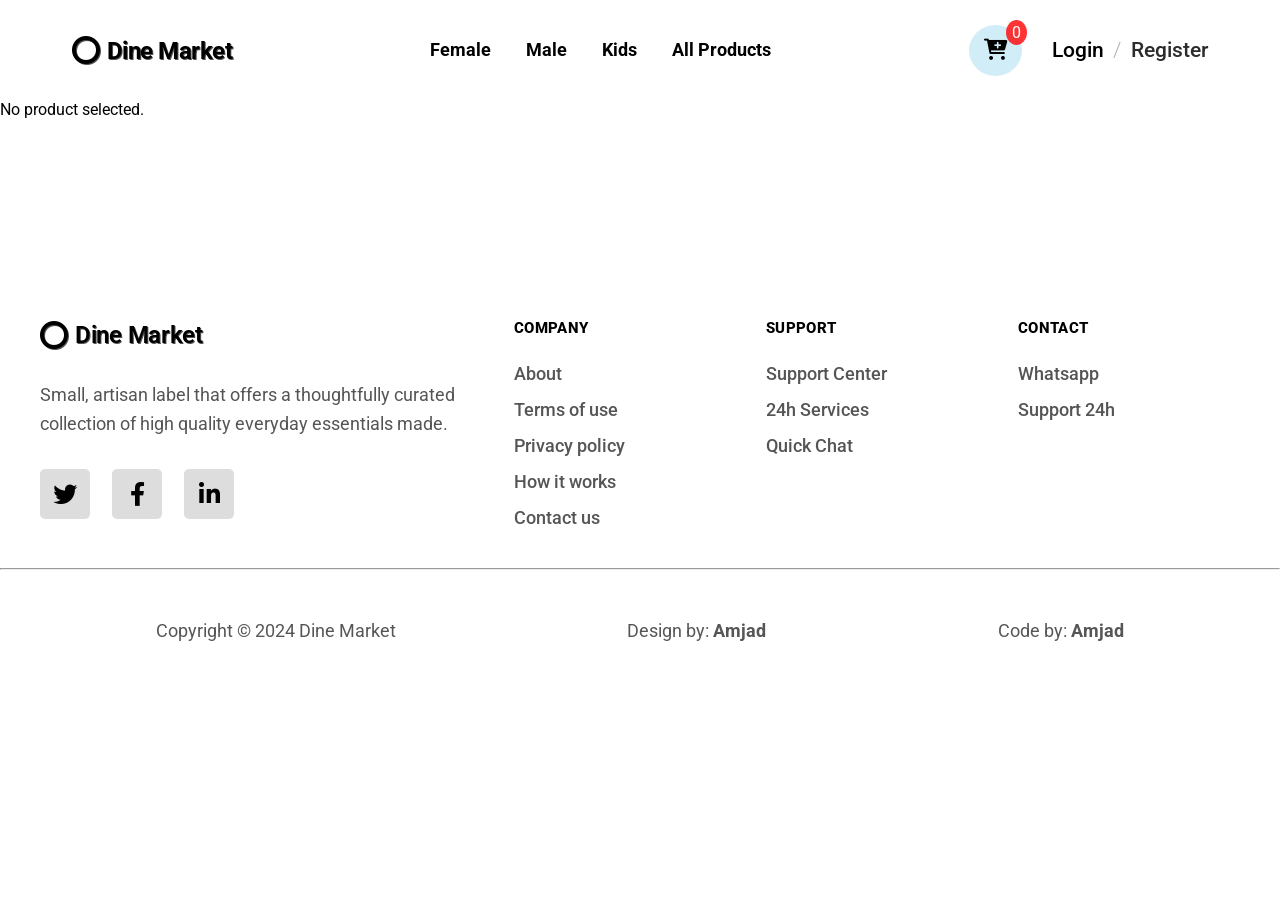
<file: pages/detail.html>
<!DOCTYPE html>
<html lang="en">
<head>
    <meta charset="UTF-8">
    <meta name="viewport" content="width=device-width, initial-scale=1.0">
    <title>Dine Market</title>
     <link rel="stylesheet" href="https://cdnjs.cloudflare.com/ajax/libs/font-awesome/6.0.0-beta3/css/all.min.css" />
    <link rel="stylesheet" href="../css/global.css">
    <link rel="stylesheet" href="../css/category.css">

</head>
<body>
       <!-- ====== NAVBAR ====== -->
    <section class="navabr-section">
        <nav class="navbar" role="navigation" aria-label="Main navigation">

            <!-- Logo -->
            <div class="brand">
                <i class="fa-solid fa-o"></i>
                <a href="/index.html">Dine Market</a>
            </div>

            <!-- Nav Links -->
            <ul class="nav-links" id="navLinks">
                <li><a href="/pages/female.html">Female</a></li>
                <li><a href="/pages/male.html">Male </a></li>
                <li><a href="/pages/kids.html">Kids </a></li>
                <li><a href="/pages/products.html">All Products </a></li>
                <!-- Login / Register -->
                <div class="auth auth-menu" style="margin-top: 30px;">
                    <span><a href="/pages/login.html" style="text-decoration: none; color: black;">Login</a></span>
                    <span class="divider">/</span>
                    <span><a href="/pages/SignUp.html" >Register </a></span>
                </div>
            </ul>

            <div style="display: flex; gap: 30px;">
                <!-- cart icon -->
                <div class="nav-cart" id="cart-button">
                    <i class="fa-solid fa-cart-plus"></i>
                    <span>0</span>
                </div>

                <!-- Login / Register -->
                <div class="auth">
                    <span><a href="/pages/login.html" style="text-decoration: none; color: black;">Login</a></span>
                    <span class="divider">/</span>
                    <span>Register</span>
                </div>
            </div>

            <!-- Mobile menu button -->
            <button class="hamburger" id="hamburger" aria-label="Toggle navigation menu" aria-expanded="false">
                <span></span>
                <span></span>
                <span></span>
            </button>



        </nav>
        <div class="cart-details" id="cart-details">
            <div class="top-cart-details">
                <h1>Your Cart</h1>
                <i class="fa-solid fa-x" id="cart-close"></i>
            </div>
            <div class="carts-product">
                <p>Your cart is empty</p>
            </div>
        </div>
    </section>
    
    <!-- female card section -->
    <section class="product-detail">
        
    </section>


    <!-- ====== FOOTER ====== -->
    <footer class="footer" style="margin-top: 200px;">
        <div class="footer-container">

            <!-- Brand -->
            <div class="footer-brand">
                <h2 class="brand-name brand"><i class="fa-solid fa-o"></i> Dine Market</h2>
                <p class="brand-desc">
                    Small, artisan label that offers a thoughtfully
                    curated collection of high quality everyday essentials
                    made.
                </p>
                <div class="brand-icons">
                    <a href="#"><i class="fa-brands fa-twitter"></i></a>
                    <a href="#"><i class="fa-brands fa-facebook-f"></i></a>
                    <a href="#"><i class="fa-brands fa-linkedin-in"></i></a>
                </div>
            </div>

            <!-- Company -->
            <div class="footer-col">
                <h3 class="col-title">Company</h3>
                <ul class="col-links">
                    <li><a href="/pages/about.html">About</a></li>
                    <li><a href="#">Terms of use</a></li>
                    <li><a href="#">Privacy policy</a></li>
                    <li><a href="#">How it works</a></li>
                    <li><a href="/pages/contact.html">Contact us</a></li>
                </ul>
            </div>

            <!-- Support -->
            <div class="footer-col">
                <h3 class="col-title">Support</h3>
                <ul class="col-links">
                    <li><a href="#">Support Center</a></li>
                    <li><a href="#">24h Services</a></li>
                    <li><a href="#">Quick Chat</a></li>
                </ul>
            </div>

            <!-- Contact -->
            <div class="footer-col">
                <h3 class="col-title">Contact</h3>
                <ul class="col-links">
                    <li><a href="#">Whatsapp</a></li>
                    <li><a href="#">Support 24h</a></li>
                </ul>
            </div>

        </div>
    </footer>
    <hr>

    <!-- copyright -->
    <div class="copyright">
        <p>Copyright © 2024 Dine Market</p>
        <p>Design by: <b>Amjad</b></p>
        <p>Code by: <b>Amjad</b></p>
    </div>

    <script src="../js/script.js"></script>
    <script src="../js/detail.js"></script>
</body>
</html>
</file>
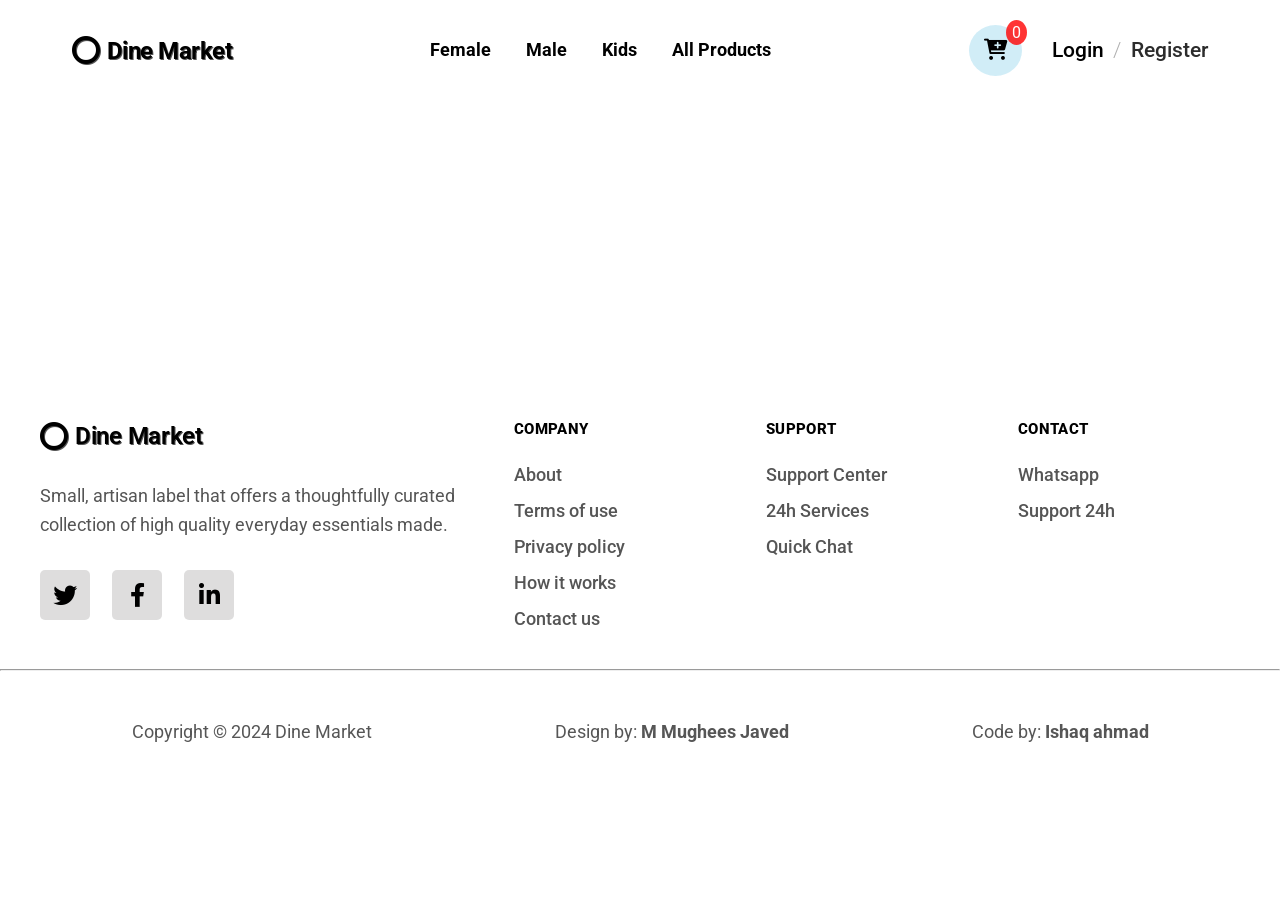
<file: pages/female.html>
<!DOCTYPE html>
<html lang="en">
  <head>
    <meta charset="UTF-8" />
    <meta name="viewport" content="width=device-width, initial-scale=1.0" />
    <title>Dine Market</title>
    <link
      rel="stylesheet"
      href="https://cdnjs.cloudflare.com/ajax/libs/font-awesome/6.0.0-beta3/css/all.min.css"
    />
    <link rel="stylesheet" href="../css/global.css" />
    <link rel="stylesheet" href="../css/male-female-all.css" />
  </head>
  <body>
    <section class="navabr-section">
      <nav class="navbar" role="navigation" aria-label="Main navigation">
        <!-- Logo -->
        <div class="brand">
          <i class="fa-solid fa-o"></i>
          <a href="/index.html">Dine Market</a>
        </div>

        <!-- Nav Links -->
        <ul class="nav-links" id="navLinks">
          <li><a href="/pages/female.html">Female</a></li>
          <li><a href="/pages/male.html">Male </a></li>
          <li><a href="/pages/kids.html">Kids </a></li>
          <li><a href="/pages/products.html">All Products </a></li>
          <!-- Login / Register -->
          <div class="auth auth-menu" style="margin-top: 30px">
            <span
              ><a
                href="/pages/login.html"
                style="text-decoration: none; color: black"
                >Login</a
              ></span
            >
            <span class="divider">/</span>
            <span><a href="/pages/SignUp.html">Register </a></span>
          </div>
        </ul>

        <div style="display: flex; gap: 30px">
          <!-- cart icon -->
          <div class="nav-cart" id="cart-button">
            <i class="fa-solid fa-cart-plus"></i>
            <span>0</span>
          </div>

          <!-- Login / Register -->
          <div class="auth">
            <span
              ><a
                href="/pages/login.html"
                style="text-decoration: none; color: black"
                >Login</a
              ></span
            >
            <span class="divider">/</span>
            <span>Register</span>
          </div>
        </div>

        <!-- Mobile menu button -->
        <button
          class="hamburger"
          id="hamburger"
          aria-label="Toggle navigation menu"
          aria-expanded="false"
        >
          <span></span>
          <span></span>
          <span></span>
        </button>
      </nav>
      <div class="cart-details" id="cart-details">
        <div class="top-cart-details">
          <h1>Your Cart</h1>
          <i class="fa-solid fa-x" id="cart-close"></i>
        </div>
        <div class="carts-product">
          <p>Your cart is empty</p>
        </div>
      </div>
    </section>

    <div id="main-container"></div>

    <!-- ====== FOOTER ====== -->
    <footer class="footer" style="margin-top: 200px">
      <div class="footer-container">
        <!-- Brand -->
        <div class="footer-brand">
          <h2 class="brand-name brand">
            <i class="fa-solid fa-o"></i> Dine Market
          </h2>
          <p class="brand-desc">
            Small, artisan label that offers a thoughtfully curated collection
            of high quality everyday essentials made.
          </p>
          <div class="brand-icons">
            <a href="#"><i class="fa-brands fa-twitter"></i></a>
            <a href="#"><i class="fa-brands fa-facebook-f"></i></a>
            <a href="#"><i class="fa-brands fa-linkedin-in"></i></a>
          </div>
        </div>

        <!-- Company -->
        <div class="footer-col">
          <h3 class="col-title">Company</h3>
          <ul class="col-links">
            <li><a href="#">About</a></li>
            <li><a href="#">Terms of use</a></li>
            <li><a href="#">Privacy policy</a></li>
            <li><a href="#">How it works</a></li>
            <li><a href="#">Contact us</a></li>
          </ul>
        </div>

        <!-- Support -->
        <div class="footer-col">
          <h3 class="col-title">Support</h3>
          <ul class="col-links">
            <li><a href="#">Support Center</a></li>
            <li><a href="#">24h Services</a></li>
            <li><a href="#">Quick Chat</a></li>
          </ul>
        </div>

        <!-- Contact -->
        <div class="footer-col">
          <h3 class="col-title">Contact</h3>
          <ul class="col-links">
            <li><a href="#">Whatsapp</a></li>
            <li><a href="#">Support 24h</a></li>
          </ul>
        </div>
      </div>
    </footer>
    <hr />

    <!-- copyright -->
    <div class="copyright">
      <p>Copyright © 2024 Dine Market</p>
      <p>Design by: <b>M Mughees Javed</b></p>
      <p>Code by: <b>Ishaq ahmad</b></p>
    </div>
    <script src="../js/male-female-all.js"></script>
  </body>
</html>
</file>
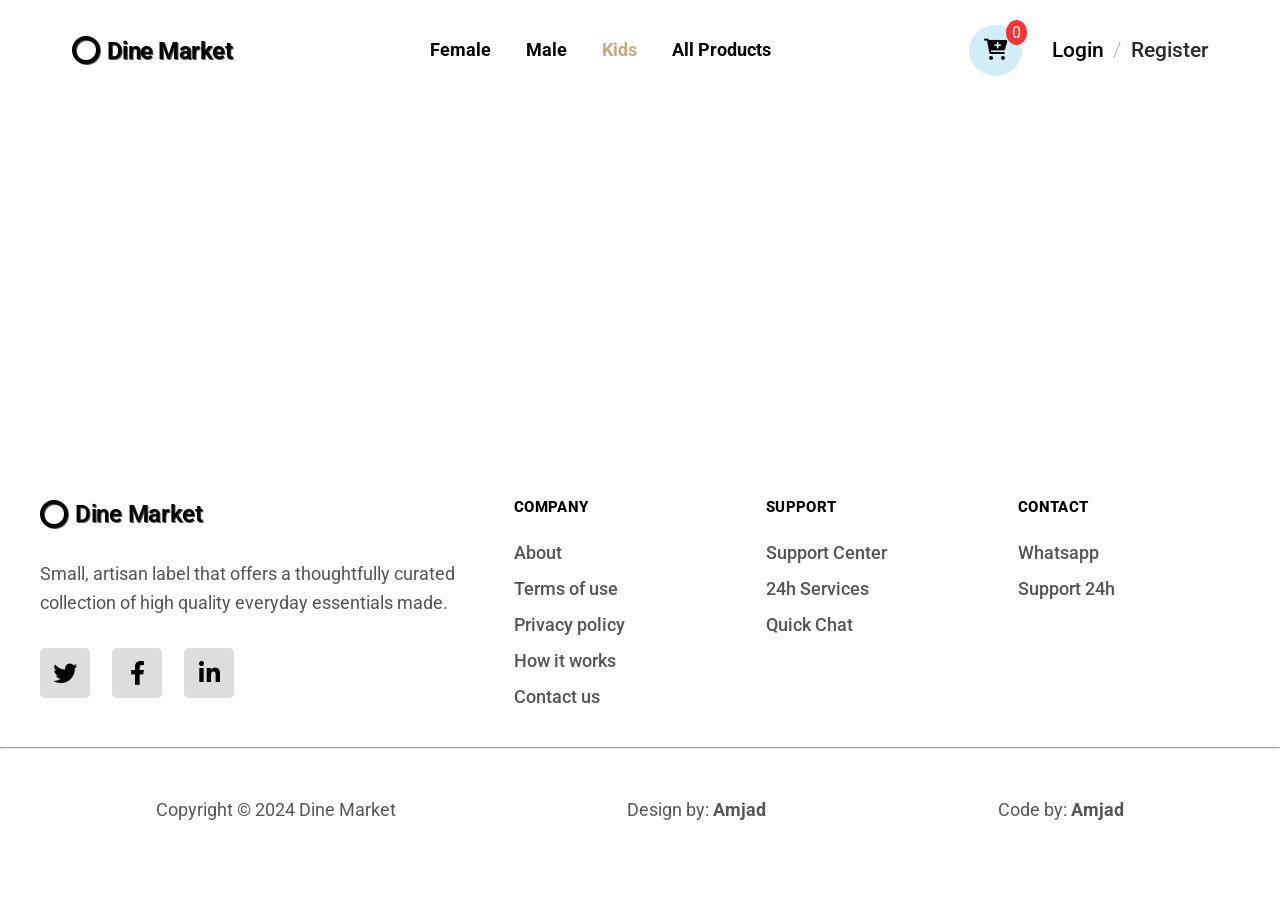
<file: pages/kids.html>
<!DOCTYPE html>
<html lang="en">
<head>
    <meta charset="UTF-8">
    <meta name="viewport" content="width=device-width, initial-scale=1.0">
    <title>Dine Market</title>
     <link rel="stylesheet" href="https://cdnjs.cloudflare.com/ajax/libs/font-awesome/6.0.0-beta3/css/all.min.css" />
    <link rel="stylesheet" href="../css/global.css">
    <link rel="stylesheet" href="../css/category.css">

</head>
<body>
       <!-- ====== NAVBAR ====== -->
    <section class="navabr-section">
        <nav class="navbar" role="navigation" aria-label="Main navigation">

            <!-- Logo -->
            <div class="brand">
                <i class="fa-solid fa-o"></i>
                <a href="/index.html">Dine Market</a>
            </div>

            <!-- Nav Links -->
            <ul class="nav-links" id="navLinks">
                <li><a href="/pages/female.html">Female</a></li>
                <li><a href="/pages/male.html">Male </a></li>
                <li><a href="/pages/kids.html" class="active">Kids </a></li>
                <li><a href="/pages/products.html">All Products </a></li>
                <!-- Login / Register -->
                <div class="auth auth-menu" style="margin-top: 30px;">
                    <span><a href="/pages/login.html" style="text-decoration: none; color: black;">Login</a></span>
                    <span class="divider">/</span>
                    <span><a href="/pages/SignUp.html"> Register</a></span>
                </div>
            </ul>

            <div style="display: flex; gap: 30px;">
                <!-- cart icon -->
                <div class="nav-cart" id="cart-button">
                    <i class="fa-solid fa-cart-plus"></i>
                    <span>0</span>
                </div>

                <!-- Login / Register -->
                <div class="auth">
                    <span><a href="/pages/login.html" style="text-decoration: none; color: black;">Login</a></span>
                    <span class="divider">/</span>
                    <span>Register</span>
                </div>
            </div>

            <!-- Mobile menu button -->
            <button class="hamburger" id="hamburger" aria-label="Toggle navigation menu" aria-expanded="false">
                <span></span>
                <span></span>
                <span></span>
            </button>



        </nav>
        <div class="cart-details" id="cart-details">
            <div class="top-cart-details">
                <h1>Your Cart</h1>
                <i class="fa-solid fa-x" id="cart-close"></i>
            </div>
            <div class="carts-product">
                <p>Your cart is empty</p>
            </div>
        </div>
    </section>
    <!-- female card section -->
    <section class="content-card">
        
    </section>

    <!-- ====== FOOTER ====== -->
    <footer class="footer" style="margin-top: 200px;">
        <div class="footer-container">

            <!-- Brand -->
            <div class="footer-brand">
                <h2 class="brand-name brand"><i class="fa-solid fa-o"></i> Dine Market</h2>
                <p class="brand-desc">
                    Small, artisan label that offers a thoughtfully
                    curated collection of high quality everyday essentials
                    made.
                </p>
                <div class="brand-icons">
                    <a href="#"><i class="fa-brands fa-twitter"></i></a>
                    <a href="#"><i class="fa-brands fa-facebook-f"></i></a>
                    <a href="#"><i class="fa-brands fa-linkedin-in"></i></a>
                </div>
            </div>

            <!-- Company -->
            <div class="footer-col">
                <h3 class="col-title">Company</h3>
                <ul class="col-links">
                    <li><a href="/pages/about.html">About</a></li>
                    <li><a href="#">Terms of use</a></li>
                    <li><a href="#">Privacy policy</a></li>
                    <li><a href="#">How it works</a></li>
                    <li><a href="/pages/contact.html">Contact us</a></li>
                </ul>
            </div>

            <!-- Support -->
            <div class="footer-col">
                <h3 class="col-title">Support</h3>
                <ul class="col-links">
                    <li><a href="#">Support Center</a></li>
                    <li><a href="#">24h Services</a></li>
                    <li><a href="#">Quick Chat</a></li>
                </ul>
            </div>

            <!-- Contact -->
            <div class="footer-col">
                <h3 class="col-title">Contact</h3>
                <ul class="col-links">
                    <li><a href="#">Whatsapp</a></li>
                    <li><a href="#">Support 24h</a></li>
                </ul>
            </div>

        </div>
    </footer>
    <hr>

    <!-- copyright -->
    <div class="copyright">
        <p>Copyright © 2024 Dine Market</p>
        <p>Design by: <b>Amjad</b></p>
        <p>Code by: <b>Amjad</b></p>
    </div>
    
    <script src="../js/script.js"></script>
    <script src="../js/kids.js"></script>
</body>
</html>
</file>
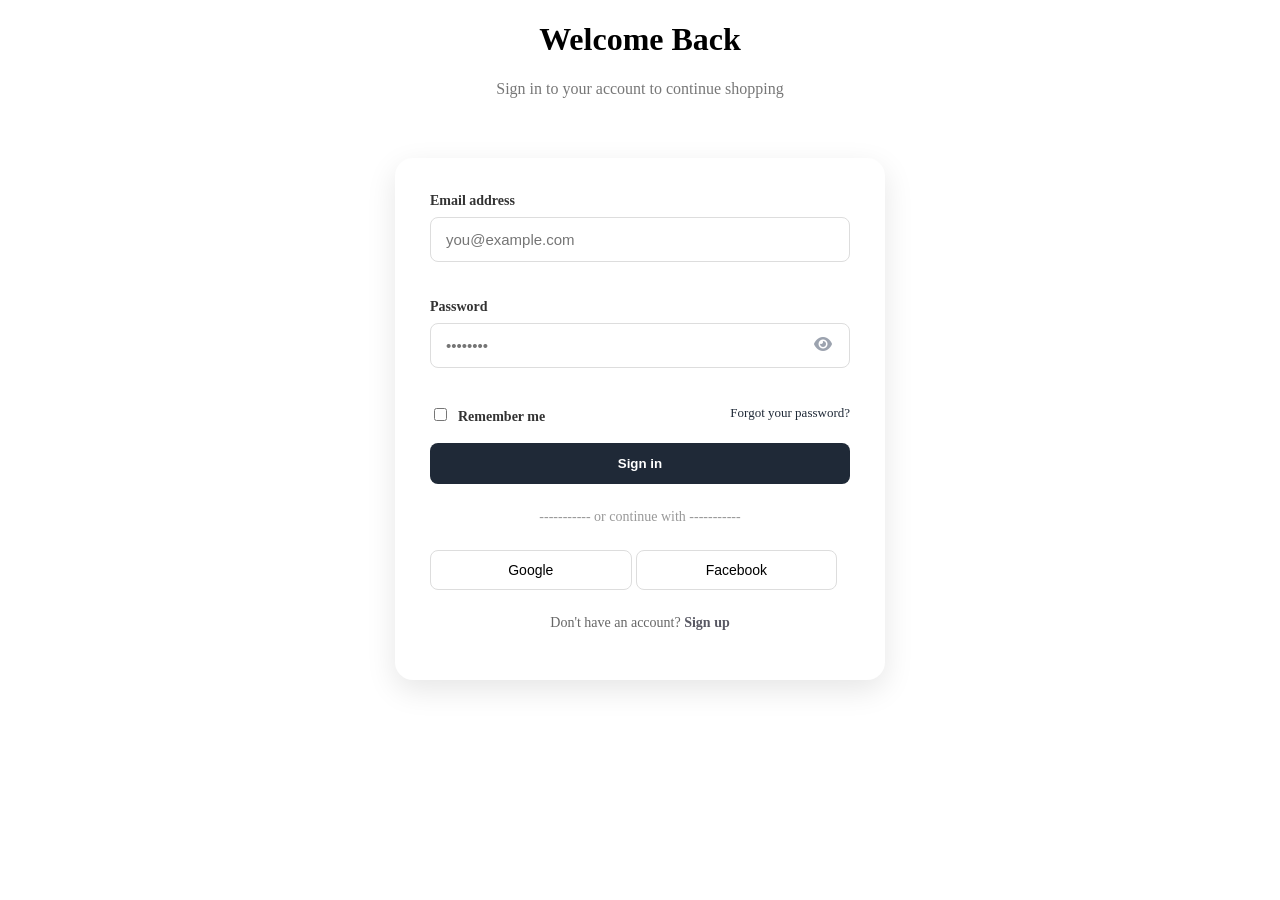
<file: pages/login.html>
<!DOCTYPE html>
<html lang="en">
<head>
    <meta charset="UTF-8">
    <meta name="viewport" content="width=device-width, initial-scale=1.0">
    <title>login page</title>
    <link rel="stylesheet" href="../css/login.css">
    <link rel="stylesheet"
      href="https://cdnjs.cloudflare.com/ajax/libs/font-awesome/6.0.0-beta3/css/all.min.css">
      
</head>

<body>
   <div class="login-hedr">
 <h1>Welcome Back</h1>
  <p class="login-subtitle">Sign in to your account to continue shopping</p>
</div>

   <form class="login-form" id="loginForm">

    <!-- Email -->
    <label for="email">Email address</label>

    <input
        type="email"
        name="email"
        id="email"
        placeholder="you@example.com"
    >

    <span class="error-message" id="emailError"></span>


    <!-- Password -->
    <label for="password">Password</label>

    <div class="password-wrapper">

        <input
            type="password"
            id="password"
            name="password"
            placeholder="••••••••"
        >

        <button
            type="button"
            id="togglePassword"
            class="password-toggle"
        >
            <i class="fa-solid fa-eye"></i>
        </button>

    </div>

    <span class="error-message" id="passwordError"></span>


    <!-- Remember -->
    <div class="remember">

        <input type="checkbox" id="remember">

        <label for="remember">
            Remember me
        </label>

        <a href="#" class="forgot-password">
            Forgot your password?
        </a>

    </div>


    <br>


    <!-- Sign in -->
    <button type="submit" class="signin-btn">
        Sign in
    </button>


    <!-- OR -->
    <p class="or">
        ----------- or continue with -----------
    </p>


    <!-- Social buttons -->
    <button type="button" class="social-btn">
        Google
    </button>

    <button type="button" class="social-btn">
        Facebook
    </button>


    <!-- Signup -->
    <p class="signup">
        Don't have an account?
        <a href="/pages/SignUp.html">Sign up</a>
    </p>

</form>

<script>
    const password = document.getElementById("password");
    const togglePassword = document.getElementById("togglePassword");

    togglePassword.addEventListener("click", function () {

        if (password.type === "password") {
            password.type = "text";

            this.innerHTML = '<i class="fa-solid fa-eye-slash"></i>';
        } else {
            password.type = "password";

            this.innerHTML = '<i class="fa-solid fa-eye"></i>';
        }

    });

    
  /*========this is the message show Email require and password is requies==========*/
const loginForm = document.getElementById("loginForm");

loginForm.addEventListener("submit", function (e) {

    e.preventDefault();

    const email = document.getElementById("email");
    const password = document.getElementById("password");

    const emailError = document.getElementById("emailError");
    const passwordError = document.getElementById("passwordError");

    // Clear previous errors
    emailError.textContent = "";
    passwordError.textContent = "";

    email.classList.remove("error");
    password.classList.remove("error");

    let isValid = true;

    // Email validation
    if (email.value.trim() === "") {
        emailError.textContent = "Email is required";
        email.classList.add("error");
        isValid = false;
    }

    // Password validation
    if (password.value.trim() === "") {
        passwordError.textContent = "Password is required";
        password.classList.add("error");
        isValid = false;
    }

    // If everything is valid
    if (isValid) {
        console.log("Login successful");
        
        // Later you can send the data to your backend here
    }
});

</script>
</body>
</html>
</file>
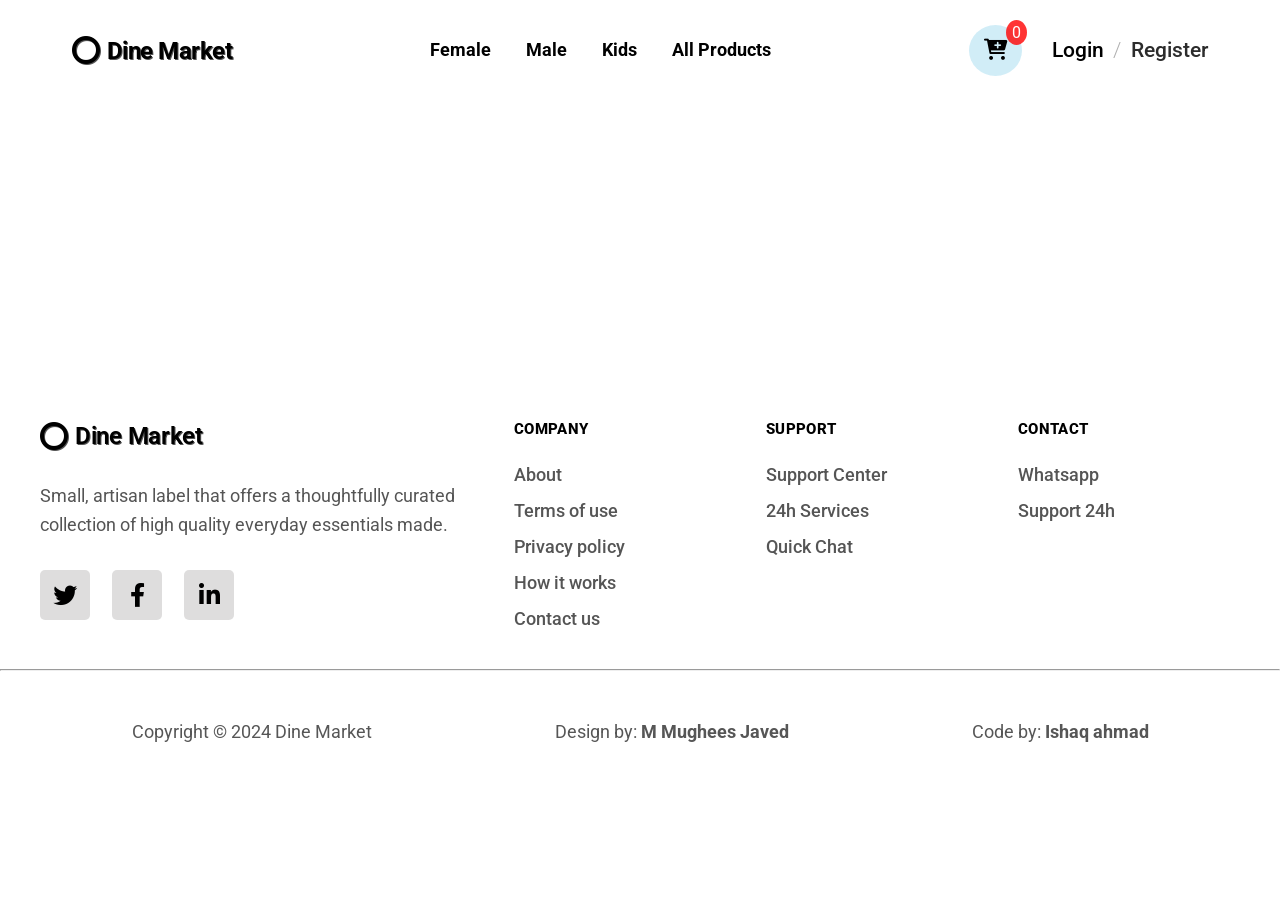
<file: pages/male.html>
<!DOCTYPE html>
<html lang="en">
  <head>
    <meta charset="UTF-8" />
    <meta name="viewport" content="width=device-width, initial-scale=1.0" />
    <title>Dine Market</title>
    <link
      rel="stylesheet"
      href="https://cdnjs.cloudflare.com/ajax/libs/font-awesome/6.0.0-beta3/css/all.min.css"
    />
    <link rel="stylesheet" href="../css/global.css" />
    <link rel="stylesheet" href="../css/male-female-all.css" />
  </head>
  <body>
    <section class="navabr-section">
      <nav class="navbar" role="navigation" aria-label="Main navigation">
        <!-- Logo -->
        <div class="brand">
          <i class="fa-solid fa-o"></i>
          <a href="/index.html">Dine Market</a>
        </div>

        <!-- Nav Links -->
        <ul class="nav-links" id="navLinks">
          <li><a href="/pages/female.html">Female</a></li>
          <li><a href="/pages/male.html">Male </a></li>
          <li><a href="/pages/kids.html">Kids </a></li>
          <li><a href="/pages/products.html">All Products </a></li>
          <!-- Login / Register -->
          <div class="auth auth-menu" style="margin-top: 30px">
            <span
              ><a
                href="/pages/login.html"
                style="text-decoration: none; color: black"
                >Login</a
              ></span
            >
            <span class="divider">/</span>
            <span><a href="/pages/SignUp.html">Register </a></span>
          </div>
        </ul>

        <div style="display: flex; gap: 30px">
          <!-- cart icon -->
          <div class="nav-cart" id="cart-button">
            <i class="fa-solid fa-cart-plus"></i>
            <span>0</span>
          </div>

          <!-- Login / Register -->
          <div class="auth">
            <span
              ><a
                href="/pages/login.html"
                style="text-decoration: none; color: black"
                >Login</a
              ></span
            >
            <span class="divider">/</span>
            <span>Register</span>
          </div>
        </div>

        <!-- Mobile menu button -->
        <button
          class="hamburger"
          id="hamburger"
          aria-label="Toggle navigation menu"
          aria-expanded="false"
        >
          <span></span>
          <span></span>
          <span></span>
        </button>
      </nav>
      <div class="cart-details" id="cart-details">
        <div class="top-cart-details">
          <h1>Your Cart</h1>
          <i class="fa-solid fa-x" id="cart-close"></i>
        </div>
        <div class="carts-product">
          <p>Your cart is empty</p>
        </div>
      </div>
    </section>
    <!-- --------- we declare empty div the data come from javascript -------- -->
    <div id="main-container"></div>

    <!-- ====== FOOTER ====== -->
    <footer class="footer" style="margin-top: 200px">
      <div class="footer-container">
        <!-- Brand -->
        <div class="footer-brand">
          <h2 class="brand-name brand">
            <i class="fa-solid fa-o"></i> Dine Market
          </h2>
          <p class="brand-desc">
            Small, artisan label that offers a thoughtfully curated collection
            of high quality everyday essentials made.
          </p>
          <div class="brand-icons">
            <a href="#"><i class="fa-brands fa-twitter"></i></a>
            <a href="#"><i class="fa-brands fa-facebook-f"></i></a>
            <a href="#"><i class="fa-brands fa-linkedin-in"></i></a>
          </div>
        </div>

        <!-- Company -->
        <div class="footer-col">
          <h3 class="col-title">Company</h3>
          <ul class="col-links">
            <li><a href="#">About</a></li>
            <li><a href="#">Terms of use</a></li>
            <li><a href="#">Privacy policy</a></li>
            <li><a href="#">How it works</a></li>
            <li><a href="#">Contact us</a></li>
          </ul>
        </div>

        <!-- Support -->
        <div class="footer-col">
          <h3 class="col-title">Support</h3>
          <ul class="col-links">
            <li><a href="#">Support Center</a></li>
            <li><a href="#">24h Services</a></li>
            <li><a href="#">Quick Chat</a></li>
          </ul>
        </div>

        <!-- Contact -->
        <div class="footer-col">
          <h3 class="col-title">Contact</h3>
          <ul class="col-links">
            <li><a href="#">Whatsapp</a></li>
            <li><a href="#">Support 24h</a></li>
          </ul>
        </div>
      </div>
    </footer>
    <hr />

    <!-- copyright -->
    <div class="copyright">
      <p>Copyright © 2024 Dine Market</p>
      <p>Design by: <b>M Mughees Javed</b></p>
      <p>Code by: <b>Ishaq ahmad</b></p>
    </div>
    <script src="../js/male-female-all.js"></script>
  </body>
</html>
</file>
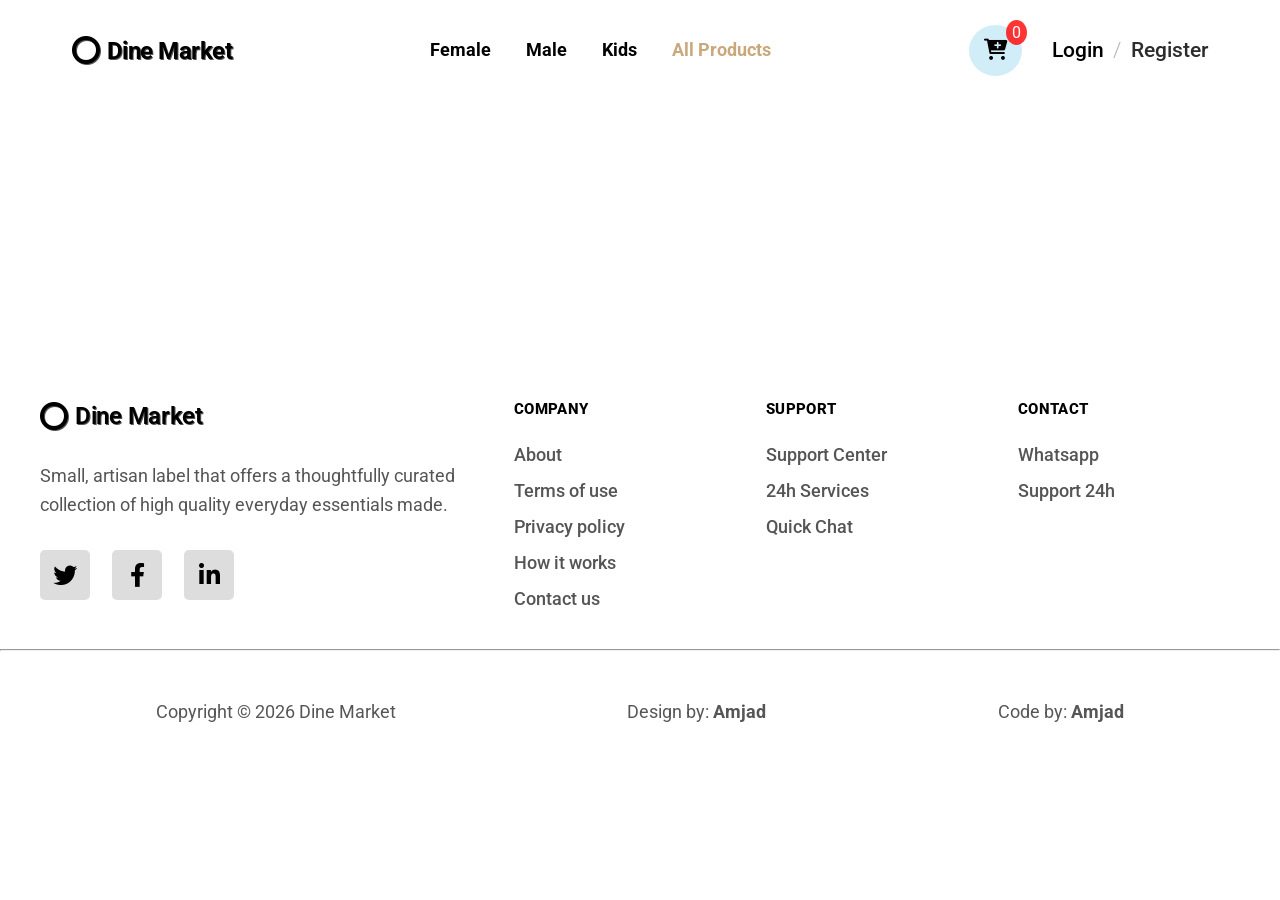
<file: pages/products.html>
<!DOCTYPE html>
<html lang="en">
<head>
    <meta charset="UTF-8">
    <meta name="viewport" content="width=device-width, initial-scale=1.0">
    <title>Dine Market</title>
     <link rel="stylesheet" href="https://cdnjs.cloudflare.com/ajax/libs/font-awesome/6.0.0-beta3/css/all.min.css" />
    <link rel="stylesheet" href="../css/global.css">

    <style>
        .all-product-section {
            max-width: 1200px;
            margin: 100px auto;
            display: flex;
            flex-wrap: wrap;
            gap: 60px;
            justify-content: center;
            
        }

        .all-product-section a {
            display: flex;
            flex-direction: column;
            gap: 10px;
            max-width: 250px;
            min-width: 200px;
            width: 100%;
            text-decoration: none;
            transition: all;
            transition-duration: 0.6s;
        }

        .all-product-section .product-image {
            background-color: #f3efee;
            display: flex;
            justify-content: center;
            padding: 50px 50px;
            border-radius: 30px 0 30px 0;
        }

        .product-text-card {
            display: flex;
            flex-direction: column;
            gap: 10px;
            margin-top: 15px;
        }

        .all-product-section a:hover {
            color: black;
            transform: scale(1.1);
        }


    </style>

</head>
<body>
        <!-- ====== NAVBAR ====== -->
    <section class="navabr-section">
        <nav class="navbar" role="navigation" aria-label="Main navigation">

            <!-- Logo -->
            <div class="brand">
                
                <i class="fa-solid fa-o"></i>
                <a href="/index.html">Dine Market
                </a>
            </div>

            <!-- Nav Links -->
            <ul class="nav-links" id="navLinks">
                <li><a href="/pages/female.html">Female</a></li>
                <li><a href="/pages/male.html">Male </a></li>
                <li><a href="/pages/kids.html">Kids </a></li>
                <li><a href="/pages/products.html" class="active">All Products </a></li>
                <!-- Login / Register -->
                <div class="auth auth-menu" style="margin-top: 30px;">
                    <span><a href="/pages/login.html" style="text-decoration: none; color: black;">Login</a></span>
                    <span class="divider">/</span>
                    <span><a href="/pages/SignUp.html">Register</a></span>
                </div>
            </ul>

            <div style="display: flex; gap: 30px;">
                <!-- cart icon -->
                <div class="nav-cart" id="cart-button">
                    <i class="fa-solid fa-cart-plus"></i>
                    <span>0</span>
                </div>

                <!-- Login / Register -->
                <div class="auth">
                    <span><a href="/pages/login.html" style="text-decoration: none; color: black;">Login</a></span>
                    <span class="divider">/</span>
                    <span>Register</span>
                </div>
            </div>

            <!-- Mobile menu button -->
            <button class="hamburger" id="hamburger" aria-label="Toggle navigation menu" aria-expanded="false">
                <span></span>
                <span></span>
                <span></span>
            </button>



        </nav>
        <div class="cart-details" id="cart-details">
            <div class="top-cart-details">
                <h1>Your Cart</h1>
                <i class="fa-solid fa-x" id="cart-close"></i>
            </div>
            <div class="carts-product">
                <p>Your cart is empty</p>
            </div>
        </div>
    </section>


    <!-- female card section -->
    <section class="all-product-section">
    
    </section>

    <!-- ====== FOOTER ====== -->
    <footer class="footer" style="margin-top: 200px;">
        <div class="footer-container">

            <!-- Brand -->
            <div class="footer-brand">
                <h2 class="brand-name brand"><i class="fa-solid fa-o"></i> Dine Market</h2>
                <p class="brand-desc">
                    Small, artisan label that offers a thoughtfully
                    curated collection of high quality everyday essentials
                    made.
                </p>
                <div class="brand-icons">
                    <a href="#"><i class="fa-brands fa-twitter"></i></a>
                    <a href="#"><i class="fa-brands fa-facebook-f"></i></a>
                    <a href="#"><i class="fa-brands fa-linkedin-in"></i></a>
                </div>
            </div>

            <!-- Company -->
            <div class="footer-col">
                <h3 class="col-title">Company</h3>
                <ul class="col-links">
                    <li><a href="/pages/about.html">About</a></li>
                    <li><a href="#">Terms of use</a></li>
                    <li><a href="#">Privacy policy</a></li>
                    <li><a href="#">How it works</a></li>
                    <li><a href="/pages/contact.html">Contact us</a></li>
                </ul>
            </div>

            <!-- Support -->
            <div class="footer-col">
                <h3 class="col-title">Support</h3>
                <ul class="col-links">
                    <li><a href="#">Support Center</a></li>
                    <li><a href="#">24h Services</a></li>
                    <li><a href="#">Quick Chat</a></li>
                </ul>
            </div>

            <!-- Contact -->
            <div class="footer-col">
                <h3 class="col-title">Contact</h3>
                <ul class="col-links">
                    <li><a href="#">Whatsapp</a></li>
                    <li><a href="#">Support 24h</a></li>
                </ul>
            </div>

        </div>
    </footer>
    <hr>

    <!-- copyright -->
    <div class="copyright">
        <p>Copyright © 2026 Dine Market</p>
        <p>Design by: <b>Amjad</b></p>
        <p>Code by: <b>Amjad</b></p>
    </div>
    
    <script src="../js/script.js"></script>
    <script src="../js/allproducts.js"></script>
</body>
</html>
</file>
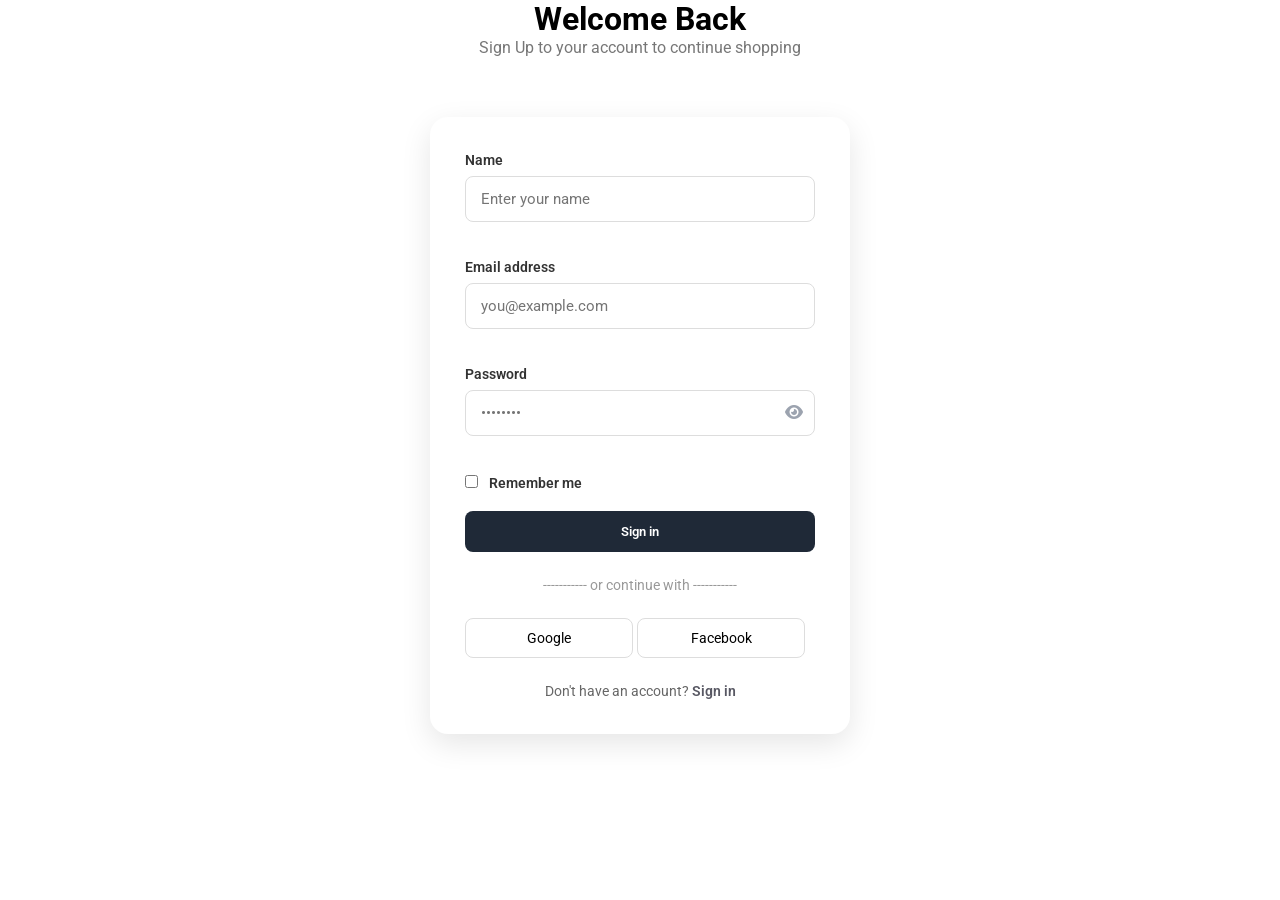
<file: pages/SignUp.html>
<!DOCTYPE html>
<html lang="en">
<head>
    <meta charset="UTF-8">
    <meta name="viewport" content="width=device-width, initial-scale=1.0">
    <title>Signup Page</title>
    <link rel="stylesheet" href="../css/login.css">
    <link rel="stylesheet" href="../css/global.css">
    <link rel="stylesheet" href="https://cdnjs.cloudflare.com/ajax/libs/font-awesome/6.0.0-beta3/css/all.min.css" />
</head>
<body>
        <div class="login-hedr">
 <h1>Welcome Back</h1>
  <p class="login-subtitle">Sign Up to your account to continue shopping</p>
</div>

   <form class="login-form" id="loginForm">

    <!-- ======= Name =========== -->
     <label for="name">Name</label>
     <input 
     type="text" 
     name="name" 
     id="name"
     placeholder="Enter your name">
     <span class="error-message" id="nameError"></span>

    <!-- Email -->
    <label for="email">Email address</label>

    <input
        type="email"
        name="email"
        id="email"
        placeholder="you@example.com"
    >

    <span class="error-message" id="emailError"></span>


    <!-- Password -->
    <label for="password">Password</label>

    <div class="password-wrapper">

        <input
            type="password"
            id="password"
            name="password"
            placeholder="••••••••"
        >

        <button
            type="button"
            id="togglePassword"
            class="password-toggle"
        >
            <i class="fa-solid fa-eye"></i>
        </button>

    </div>

    <span class="error-message" id="passwordError"></span>


    <!-- Remember -->
    <div class="remember">

        <input type="checkbox" id="remember">

        <label for="remember">
            Remember me
        </label>


    </div>


    <br>


    <!-- Sign in -->
    <button type="submit" class="signin-btn">
        Sign in
    </button>


    <!-- OR -->
    <p class="or">
        ----------- or continue with -----------
    </p>


    <!-- Social buttons -->
    <button type="button" class="social-btn">
        Google
    </button>

    <button type="button" class="social-btn">
        Facebook
    </button>


    <!-- Signup -->
    <p class="signup">
        Don't have an account?
        <a href="/pages/login.html">Sign in</a>
    </p>

</form>

<script>
    const password = document.getElementById("password");
    const togglePassword = document.getElementById("togglePassword");

    togglePassword.addEventListener("click", function () {

        if (password.type === "password") {
            password.type = "text";

            this.innerHTML = '<i class="fa-solid fa-eye-slash"></i>';
        } else {
            password.type = "password";

            this.innerHTML = '<i class="fa-solid fa-eye"></i>';
        }

    });

    
  /*========this is the message show Email require and password is requies==========*/
const loginForm = document.getElementById("loginForm");

loginForm.addEventListener("submit", function (e) {

    e.preventDefault();

    const name = document.getElementById("name");
    const email = document.getElementById("email");
    const password = document.getElementById("password");
    

    const nameError = document.getElementById("nameError");
    const emailError = document.getElementById("emailError");
    const passwordError = document.getElementById("passwordError");

    // Clear previous errors
    nameError.textContent= "";
    emailError.textContent = "";
    passwordError.textContent = "";

    name.classList.remove("error");
    email.classList.remove("error");
    password.classList.remove("error");

    let isValid = true;

    //Name validation
    if(name.value.trim() === ""){
        nameError.textContent= "Name is required";
        name.classList.add("error");
        isValid = false;
    }

    // Email validation
    if (email.value.trim() === "") {
        emailError.textContent = "Email is required";
        email.classList.add("error");
        isValid = false;
    }

    // Password validation
    if (password.value.trim() === "") {
        passwordError.textContent = "Password is required";
        password.classList.add("error");
        isValid = false;
    }

    // If everything is valid
    if (isValid) {
        console.log("Login successful");
        
        // Later you can send the data to your backend here
    }
});

</script>
</body>
</html>
</file>
<file: css/global.css>
@import url('https://fonts.googleapis.com/css2?family=Roboto:ital,wght@0,100..900;1,100..900&display=swap');

:root {
    --black-color: #000000;
    --white-color: #ffffff;
    --gray-color:  #555;
    --shadow-small: 0 1px 2px 0 rgba(0, 0, 0, 0.05);
    --shadow-medium: 0 4px 6px -1px rgba(0, 0, 0, 0.1),0 2px 4px -2px rgba(0, 0, 0, 0.1);
    --shadow-large: 0 10px 15px -3px rgba(0, 0, 0, 0.1),0 4px 6px -4px rgba(0, 0, 0, 0.1);
}

* {
  font-family: "Roboto", sans-serif;
  font-optical-sizing: auto;
  box-sizing: border-box;
  margin: 0;
  padding: 0;
}

body {
    background: var(--white-color);
    min-height: 100vh;
}

a {
    text-decoration: none;
    color: #000000;
}

a:hover {
    color: #c9a87c;
}

.active {
    color: #c9a87c;
}


 /* navbar sectin  */

 

.navbar {
    max-width: 1200px;
    width: 100%;
    margin: 0 auto;
    padding: 0 2rem;
    background: var(--white-color);
    /* box-shadow: 0 2px 12px rgba(0, 0, 0, 0.06); */
    border-radius: 12px;
    display: flex;
    align-items: center;
    justify-content: space-between;
    height: 100px;
    position: relative;
    transition: all 0.3s ease;
    z-index: 100;
}

.brand {
    display: flex;
    align-items: center;
    gap: 0.4rem;
    font-size: calc(18px + 0.5vw);
    font-weight: 700;
    color: #1e1e1e;
    letter-spacing: -0.5px;
    flex-shrink: 0;
    cursor: default;
    white-space: nowrap;
    text-shadow: 1px 1px var(--gray-color);
}

.brand i {
    color: var(--black-color);
    font-size: 2rem;
}

.nav-links {
    display: flex;
    align-items: center;
    gap: 2.2rem;
    list-style: none;
    font-weight: 700;
    font-size: clamp(0.875rem, 0.8rem + 0.4vw, 3.5rem);
    color: #2c2c2c;
    transition: all 0.3s ease;
}

.nav-links li {
    cursor: pointer;
    padding: 0.3rem 0;
    border-bottom: 2px solid transparent;
    transition: border-color 0.25s ease, color 0.25s ease;

}

.nav-links li:hover {
    color: #c9a96e;
    border-bottom-color: #c9a96e;
}

.nav-links li.active {
    color: var(--gray-color);
    border-bottom-color: var(--gray-color);
}

.nav-cart {
    position: relative;
    background-color: rgba(135, 207, 235, 0.384);
    max-width: fit-content;
    padding: 15px;
    border-radius: 50%;
}

.nav-cart i {
    font-size: 1.3rem;
}

.nav-cart span {
    position: absolute;
    top: -5px;
    right: -5px;
    background-color: rgba(255, 0, 0, 0.795);
    color: var(--white-color);
    padding: 3px 6px;
    border-radius: 50%;
}

        /* ---------- LOGIN / REGISTER ---------- */
.auth {
    display: flex;
    align-items: center;
    gap: 0.6rem;
    font-weight: 500;
    font-size: 1.3rem;
    color: #2c2c2c;
    flex-shrink: 0;
    cursor: default;
}

.auth i {
    color: #c9a96e;
    font-size: 1.1rem;
}

.auth span {
    cursor: pointer;
    transition: color 0.25s ease;
}

.auth span:hover {
    color: #c9a96e;
}

.auth .divider {
    color: #b0b0b0;
    font-weight: 300;
    cursor: default;
}

.auth .divider:hover {
    color: #b0b0b0;
}

.auth-menu {
    display: none;
}

        /* ---------- Menu mobile ---------- */
.hamburger {
    display: none;
    flex-direction: column;
    gap: 5px;
    cursor: pointer;
    padding: 4px 0;
    background: transparent;
    border: none;
    outline: none;
}

.hamburger span {
    display: block;
    width: 26px;
    height: 2.5px;
    background: #1e1e1e;
    border-radius: 4px;
    transition: all 0.3s ease;
    transform-origin: center;
}

.hamburger.open span:nth-child(1) {
    transform: translateY(7px) rotate(45deg);
}

.hamburger.open span:nth-child(2) {
    opacity: 0;
    transform: scaleX(0);
}

.hamburger.open span:nth-child(3) {
    transform: translateY(-7px) rotate(-45deg);
}

/* ====================
   /* FOOTER */
.footer {
    background: var(--white-color);
    color: var(--black-color);
    width: 100%;
    padding: 0px 40px 40px 40px;
}

.footer-container {
    margin: 0 auto;
    display: grid;
    grid-template-columns: 2fr 1fr 1fr 1fr;
    gap: 40px 30px;
}

   /* BRAND */
.footer-brand .brand-name {
    font-size: 24px;
    font-weight: 600;
    letter-spacing: -0.3px;
    color: var(--black-color);
    margin-bottom: 14px;
}

.footer-brand .brand-desc {
    font-size: 18px;
    line-height: 1.6;
    color: var(--gray-color);
    max-width: 440px;
    width: 100%;
    margin: 30px 0;
    font-weight: 400;
}

.footer-brand .brand-icons {
    display: flex;
    gap: 22px;
    align-items: center;
}

.footer-brand .brand-icons a {
    font-size: 24px;
    line-height: 1;
    filter: grayscale(0.2);
    transition: transform 0.2s ease;
    cursor: default;
    background-color: #b1b0b06c;
    padding: 8px;
    width: 50px;
    height: 50px;
    display: flex;
    justify-content: center;
    align-items: center;
    text-decoration: none;
    color: #000000;
    border-radius: 5px;
}

.footer-brand .brand-icons a:hover {
    transform: scale(1.15);
}

   /* COLUMN TITLES & LINKS */

.footer-col .col-title {
    font-size: 15px;
    font-weight: 800;
    color: var(--black-color);
    letter-spacing: 0.3px;
    text-transform: uppercase;
    margin-bottom: 18px;
    padding-bottom: 8px;
}

.footer-col .col-links {
    list-style: none;
    display: flex;
    flex-direction: column;
    gap: 15px;
}

.footer-col .col-links li a {
    font-size: 18px;
    color: var(--gray-color);
    text-decoration: none;
    transition: color 0.25s ease, padding-left 0.25s ease;
    display: inline-block;
    font-weight: 500;
    position: relative;
}

.footer-col .col-links li a::after {
    content: '';
    position: absolute;
    bottom: -2px;
    left: 0;
    width: 0;
    height: 1.5px;
    background: #c9a87c;
    transition: width 0.3s ease;
}

.footer-col .col-links li a:hover {
    color: #f0e8de;
    padding-left: 4px;
}

.footer-col .col-links li a:hover::after {
    width: 100%;
}



   /* EXTRAS – subtle polish */
.footer-col .col-links li a:focus-visible {
    outline: 2px solid #c9a87c;
    outline-offset: 4px;
    border-radius: 2px;
}

/* optional smooth scroll for the whole page */
html {
    scroll-behavior: smooth;
}

.copyright {
    max-width: 1200px;
    display: flex;
    margin: 50px auto;
    justify-content: space-around;
    font-size: 18px;
    color: #2c2c2ccc;
    font-weight: 400;
}

 /* cart details  */
 .cart-details {
    background-color: var(--white-color);
    height: 100vh;
    max-width: 28%;
    width: 100%;
    top: 0;
    right: 0;
    position: fixed;
    z-index: 1000;
    margin-right: -500px;
    box-shadow: 1px 1px 2px 3px rgba(0, 0, 0, 0.05);
    transition: all;
    transition-duration: .6s;
 }

 .cart-details.open{
    margin-right: 0px;
 }

 .top-cart-details {
    display: flex;
    justify-content: space-between;
    margin-top: 50px;
    align-items: center;
    padding: 0 30px;
 }

 .top-cart-details h1 {
    font-size: 28px;
 }

 .top-cart-details i {
    font-size: 24px;
 }

 .carts-product {
    margin-top: 100px;
    display: flex;
    justify-content: center;
 }

  .carts-product p{
    font-size: 24px;
    color: #2c2c2c;
 }

        /* ---------- RESPONSIVE ---------- */
@media (max-width: 1024px){
    .cart-details {
        max-width: 35%;
    }
}

@media (max-width: 820px) {

    .cart-details {
        max-width: 50%;
    }
  .navbar {
      padding: 0 1.5rem;
      height: 68px;
      border-radius: 10px;
  }

  .brand {
      font-size: 1.3rem;
  }

  .nav-links {
      position: absolute;
      top: 74px;
      left: 0;
      right: 0;
      background: var(--white-color);
      flex-direction: column;
      align-items: flex-start;
      gap: 0;
      padding: 0 1.5rem 1.2rem 1.5rem;
      box-shadow: 0 12px 24px rgba(0, 0, 0, 0.07);
      border-radius: 0 0 12px 12px;
      transform: scaleY(0);
      transform-origin: top center;
      opacity: 0;
      visibility: hidden;
      pointer-events: none;
      transition: transform 0.3s ease, opacity 0.3s ease, visibility 0.3s ease;
      z-index: 100;
      border-top: 1px solid #f0ede8;
  }

  .nav-links.open {
      transform: scaleY(1);
      opacity: 1;
      visibility: visible;
      pointer-events: auto;
  }

  .nav-links li {
      width: 100%;
      padding: 0.7rem 0;
      border-bottom: 1px solid #f0ede8;
      font-size: 1rem;
  }

  .nav-links li:last-child {
      border-bottom: none;
  }

  .nav-links li:hover {
      border-bottom-color: #c9a96e;
  }

  .hamburger {
      display: flex;
  }

  .auth {
    display: none;
  }

  .auth-menu {
    display: flex;
  }

  .auth span {
      font-size: 0.85rem;
  }

  .auth .divider {
      margin: 0 0.1rem;
  }

  .footer-container {
    grid-template-columns: 1fr 1fr;
    gap: 40px 30px;
  }

    .footer-brand {
        grid-column: 1 / -1;
    }

    .footer-brand .brand-desc {
        max-width: 100%;
    }
}

@media (max-width: 600px) {
    .cart-details {
        max-width: 60%;
    }
    .footer {
        padding: 40px 20px 30px;
    }

    .footer-container {
        grid-template-columns: 1fr;
        gap: 32px;
    }

    .footer-brand {
        grid-column: 1;
    }

    .footer-brand .brand-name {
        font-size: 22px;
    }

    .footer-brand .brand-icons a {
        font-size: 26px;

    }

    .footer-col .col-title {
        font-size: 14px;
        margin-bottom: 14px;
    }

    .footer-col .col-links li a {
        font-size: 14px;
    }

        .promotion .top h1 {
        text-align: center;
    }

    .nav-cart {
        padding: 8px;
    }

    .nav-cart i {
        font-size: .7rem;
    }

    .nav-cart span {
        padding: 2px 4px;
        font-size: 12px;
    }

    .navbar {
        height: 110px;
    }

    .nav-links {
        top: 72px;
    }





}

@media (max-width: 500px) {
    .cart-details {
        max-width: 70%;
    }
  .navbar {
      padding: 0 1rem;
      height: 62px;
      border-radius: 8px;
  }

  .brand {
      font-size: 1.1rem;
  }

  .brand i {
      font-size: 1rem;
  }

  .auth {
      font-size: 0.8rem;
      gap: 0.3rem;
  }

  .auth i {
      font-size: 0.95rem;
  }

  .nav-links {
      top: 62px;
      padding: 0 1rem 1rem 1rem;
  }

  .nav-links li {
      font-size: 0.95rem;
      padding: 0.6rem 0;
  }

  .hamburger span {
      width: 22px;
      height: 2px;
  }
  .feature-category div img {
    max-width: 50px;
    width: 100%;
    height: auto;
  }
}

@media (max-width: 460px){
    body {
        padding: 0;
    }
    .copyright p {
        font-size: 10px;
        
    }
}

        /* ---------- EXTRA SMALL ---------- */
@media (max-width: 380px) {

    .brand {
        font-size: .8rem;
    }
    .nav-cart {
        padding: 6px;
    }

    .nav-cart i {
        font-size: 0.5rem;
    }
    .auth {
        font-size: 0.7rem;
    }
    .auth i {
        font-size: 0.85rem;
    }
    .nav-links li {
        font-size: 0.85rem;
    }
}
 


 /* footer section  */
</file>
<file: css/category.css>
.content-card {
  display: grid;
  grid-template-columns: repeat(4, 1fr);
  gap: 100px;
  max-width: 1200px;
  padding: 4rem 2.5rem;
  box-sizing: border-box;
  margin: 70px auto;
}

.card-links{
  text-decoration: none;
  text-decoration-style: none;
  cursor: pointer;
}

.content-card .card {
  display: flex;
  flex-direction: column;
  overflow: hidden;
  margin: 0 auto;
  transition-duration: 0.3s;
  
}

.content-card .card:hover {
  scale: 1.1;
  cursor: pointer;
  
}

.content-card .card img {
  width: auto;
  height: 250px;
  border-top-left-radius: 20px;
  border-bottom-right-radius: 20px ;
  object-fit: cover;
  display: block;
  vertical-align: middle;
  background-color: rgb(216, 220, 224);
  padding: 30px ;
}

/* Title */
.content-card .card .p-head {
  font-size: 1.170rem;
  font-weight: 600;
  color: #1e293b;
  margin-top: 0.9rem;
  line-height: 1.75rem;
  letter-spacing: .05rem;
  text-decoration: none;
  margin-bottom: 10px;
}

/* Category (2nd <p>) */
.content-card .card p:nth-of-type(2) {
  font-size: 1.125rem;
  font-weight: 400;
  margin-top: 0.25rem;
  text-transform: uppercase;
  letter-spacing: 0.03em;
  text-decoration: none;
}

/* Price (3rd <p>) */
.content-card .card p:nth-of-type(3) {
  font-size: 0.95rem;
  font-weight: 700;
  margin: 0.4rem 0 1rem;
  color: black;
}

/* Tablet: 3 columns */
@media (max-width: 782px) {
  .content-card {
    grid-template-columns: repeat(3, 1fr);
    gap: 100px;
    margin: 50px;
  }
}

/* Small tablet: 2 columns */
@media (max-width: 778px) {
  .content-card {
    grid-template-columns: repeat(2, 1fr);
    gap: 100px;
     margin: 50px;
    
  }
}

/* Mobile: tighter spacing */
@media (max-width: 500px) {
  .content-card {
    grid-template-columns: repeat(1, 1fr);
    gap: 100px;
    margin: 50px;
  }
  .content-card .card .p-head {
    font-size: 0.85rem;
  }
}


/* detail file css */
.detail-wrapper{
  display: grid;
  grid-template-columns:  repeat(2, minmax(0, 1fr));;
  gap: 1rem;
  box-sizing: border-box;
  max-width: 1200px;
  margin: 0 auto;
}

.back-link{
  margin-left: 100px;
}

.image-card{
background-color: rgb(216, 220, 224);
 margin: 40px auto;
   border-radius: 20px;
   padding: 10px 20px;
   max-width: 400px;
   width: 100%;
   justify-content: center;
   align-items: center;
   display: flex;
}

.detail-wrapper .detail-img{
  max-width: 250px;
  height: auto;

}

.thumbnail-row {
  display: flex;
  gap: 13px;
  margin: 10px auto;
  justify-content: center;
}

.thumbnail-img {
  width: 90px;
  height: 90px;
  object-fit: cover;
  border-radius: 8px;
  background-color: rgb(216, 220, 224);
  cursor: pointer;
  border: 2px solid transparent;
  transition: opacity 0.2s;
  padding: 5px;
}

.thumbnail-img:hover,
.thumbnail-img.active {
  opacity: 0.7;
}

.detail-wrapper .detail-info{
  margin-top: 30px;
 
}

.detail-wrapper .detail-info h1{
  margin-bottom: 20px;
}

.detail-wrapper .detail-info .product-category{
  font-size: 1.25rem;
  line-height: 1.75rem;
  font-weight: 500;
  color: rgb(75 85 99);
}

.detail-info .p-price{
  margin-bottom: 10px;
  padding: 20px 0px;
  font-weight: 600;
  font-size: 1.5rem;
}

.detail-info .p-price hr{
  margin-bottom: 20px;
   border-style: solid;
}

.detail-info .p-description{
  font-size: 1.125rem;
  line-height: 1.75rem;
  font-weight: 600;
  margin-bottom: .5rem;
  padding: 1rem 0px;
}

.detail-info .detail-desc{
  margin-bottom: 1rem;
}
.detail-info .add-to-cart{
  width: 100%;
  background-color: #1e293b;
  color: white;
  padding: 1rem;
  font-size: 1rem;
  border-radius: 5px;
   opacity: 1;
   transition-duration: 0.3s;
   margin-top: 2rem;
}

.detail-info .add-to-cart:hover{
 opacity: 0.6;
 scale: 1.02;
 cursor: pointer;
}

.product-features{
 background-color:  rgb(243 244 246);
 margin-top: 1rem;
 padding: 1rem;
 box-sizing: border-box;
 border-radius: 5px;
}

.product-features ul{
  margin: 0 0 1rem 0;
  padding: 10px 15px;
}
.product-features ul li{
  margin-bottom: 5px;
}

.product-features h2{
font-size: 1.125rem;
font-weight: 600;
font-size: 1.125rem;
line-height: 1.75rem;
}



@media (max-width: 1024px) {
  .detail-wrapper{
    gap: 1.5rem;
  }
}
 
/* Stack into a single column */
@media (max-width: 768px) {
  .detail-wrapper {
    grid-template-columns: 1fr;
  }
 
  .image-card{
    max-width: 100%;
  }
 
  .detail-wrapper .detail-img {
    max-width: 100%;
    width: 100%;
    padding: 10px 20px;
    box-sizing: border-box;
  }
 
  .detail-wrapper .detail-info{
    margin-top: 20px;
  }
}
 
/* Small phones */
@media (max-width: 480px) {
  .detail-wrapper{
    padding: 0 0.75rem;
    gap: 1rem;
  }
 
  .back-link{
    font-size: 0.9rem;
  }
 
  .image-card{
    padding: 10px;
    margin: 15px auto;
  }
 
  .thumbnail-img{
    width: 70px;
    height: 70px;
  }
 
  .detail-info .p-price{
    padding: 12px 0px;
  }
 
  .detail-info .add-to-cart{
    padding: 0.85rem;
    font-size: 0.95rem;
  }
 
  .product-features{
    padding: 0.75rem;
  }
}
</file>
<file: css/male-female-all.css>
#main-container {
  margin: 120px auto 0 auto;
  max-width: 1200px;
  display: grid;
  grid-template-columns: repeat(4, 1fr);
  gap: 35px;
  row-gap: 60px;
}

#card {
  height: fit-content;
  padding: 16px 0 16px 0;
  border-radius: 13px;
  transition: all 0.3s ease;
}

#card:hover {
  transform: translateY(-8px);
  box-shadow: 0 10px 20px rgba(0, 0, 0, 0.15);
}

#card * {
  padding-bottom: 12px;
}

#card h3 {
  font-size: 18px;
  font-weight: 600;
  letter-spacing: 1px;
  color: rgba(67, 66, 66, 0.932);
}

#card p {
  font-size: 16px;
  font-weight: 400;
  color: rgba(78, 77, 77, 0.779);
}
#card span {
  font-size: 18px;
  font-weight: 600;
  color: rgba(250, 42, 42, 0.751);
}

#card img {
  max-width: 80%;
  min-height: 245px;
  max-height: 250px;
}

#card #image-div {
  background-color: #d9d9d9dc;
  border-radius: 25px 0 25px 0;
  padding: 16px;
  text-align: center;
  margin-bottom: 14px;
}

/* ======= media query for DESKTOP ======  */

@media (max-width: 1300px) {
  #main-container {
    width: 90%;
    grid-template-columns: repeat(3, 1fr);
    gap: 15px 20px;
  }

  #card h3 {
    font-size: 17px;
  }

  #card p {
    font-size: 14px;
  }

  #card span {
    font-size: 17px;
  }
}

/* ======= media query for Laptop ======  */

@media (max-width: 1000px) {
  #main-container {
    width: 90%;
    grid-template-columns: repeat(3, 1fr);
    gap: 15px;
    row-gap: 30px;
  }

  #card h3 {
    font-size: 17px;
  }

  #card p {
    font-size: 14px;
  }

  #card span {
    font-size: 17px;
  }
}

/* ======= media query for Tablet ======  */

@media (max-width: 767px) {
  #main-container {
    width: 92%;
    grid-template-columns: repeat(2, 1fr);
    gap: 20px;
    row-gap: 35px;
    margin-top: 100px;
  }

  #card {
    padding: 8px;
  }

  #card #image-div {
    padding: 10px;
    margin-bottom: 10px;
  }

  #card h3 {
    font-size: 15px;
    letter-spacing: 0.5px;
  }

  #card p {
    font-size: 13px;
  }

  #card span {
    font-size: 15px;
  }
}

/* ======= media query for mobile ======  */

@media (max-width: 479px) {
  #main-container {
    width: 90%;
    grid-template-columns: 1fr;

    gap: 25px;
    row-gap: 30px;

    margin-top: 90px;
  }

  #card {
    width: 100%;
    padding: 12px;
  }

  #card #image-div {
    padding: 15px;
  }

  #card h3 {
    font-size: 17px;
  }

  #card p {
    font-size: 14px;
  }

  #card span {
    font-size: 17px;
  }
}
</file>
<file: css/login.css>
/* ================= LOGIN FORM ================= */

.login-form {
  width: 100%;
  max-width: 420px;
  margin: 60px auto;
  padding: 35px;

  background: #fff;
  border-radius: 18px;
  box-shadow: 0 10px 30px rgba(0, 0, 0, 0.1);
}

.login-hedr {
  text-align: center;
  margin-bottom: 25px;
}

.login-hedr h2 {
  margin: 0 0 8px;
}

.login-hedr .login-subtitle {
  margin: 0;
  color: #777;
}

/* Labels */
.login-form label {
  display: block;
  margin-bottom: 8px;

  color: #333;
  font-size: 14px;
  font-weight: 600;
}

/* Inputs */
.login-form input[type="password"],
.login-form input[type="email"],
.login-form input[type="text"] {
  width: 100%;
  padding: 13px 15px;
  margin-bottom: 18px;

  border: 1px solid #ddd;
  border-radius: 8px;
  outline: none;

  font-size: 15px;
  transition: 0.3s;
  box-sizing: border-box;
}

.login-form input:focus {
 border-color: #1F2937;
box-shadow: 0 0 0 3px rgba(31, 41, 55, 0.1);
}

/* Remember me */
.login-form input[type="checkbox"] {
  width: auto;
  margin-right: 7px;
  accent-color: #1F2937;;
}

.login-form label[for="remember"] {
  display: inline;
}

/* Forgot password */
.login-form .forgot-password {
  float: right;
  color: #1F2937;
  font-size: 13px;
  text-decoration: none;
}

/* Sign in */
.login-form .signin-btn {
    display: block;
    width: 100%;
    padding: 13px;

    background: #1F2937;
    color: #ffffff;

    text-align: center;
    text-decoration: none;
    border: none;
    border-radius: 8px;

    font-weight: 600;
    cursor: pointer;
    transition: 0.3s;
}

.login-form .signin-btn:hover {
    background: #111827;
}

/* OR */
.login-form .or {
  margin: 25px 0;
  text-align: center;
  color: #999;
  font-size: 14px;
}

/* Social buttons */
.login-form .social-btn {
  width: 48%;
  padding: 11px;

  background: white;
  border: 1px solid #ddd;
  border-radius: 8px;

  cursor: pointer;
  font-size: 14px;
  transition: 0.3s;
}

.login-form .social-btn:hover {
  background: #f5f5f5;
}

/* Signup */
.login-form .signup {
  margin-top: 25px;
  text-align: center;
  color: #666;
  font-size: 14px;
}

.login-form .signup a {
  color: #585863;
  font-weight: 600;
  text-decoration: none;
}

/* Password show/hide */
.password-wrapper {
    position: relative;
    width: 100%;
}

.password-wrapper input {
    width: 100%;
    padding: 13px 45px 13px 15px;
    margin-bottom: 18px;
    border: 1px solid #ddd;
    border-radius: 8px;
    outline: none;
    font-size: 15px;
    box-sizing: border-box;
}

.password-wrapper input:focus {
    border-color: #1F2937;
    box-shadow: 0 0 0 3px rgba(31, 41, 55, 0.1);
}

.password-toggle {
    position: absolute;
    right: 12px;
    top: 0;
    height: 45px;

    border: none;
    background: transparent;
    color: #9ca3af;

    cursor: pointer;
    font-size: 16px;
}

.password-toggle:hover {
    color: #1F2937;
}

.error-message {
    display: block;
    color: #dc2626;
    font-size: 13px;
    margin-top: -12px;
    margin-bottom: 15px;
    min-height: 16px;
}

.login-form input.error {
    border-color: #dc2626;
}

.login-form input.error:focus {
    border-color: #dc2626;
    box-shadow: 0 0 0 3px rgba(220, 38, 38, 0.1);
}

/* Mobile */
@media (max-width: 500px) {
  .login-form {
    width: 90%;
    padding: 25px;
  }
}
</file>
